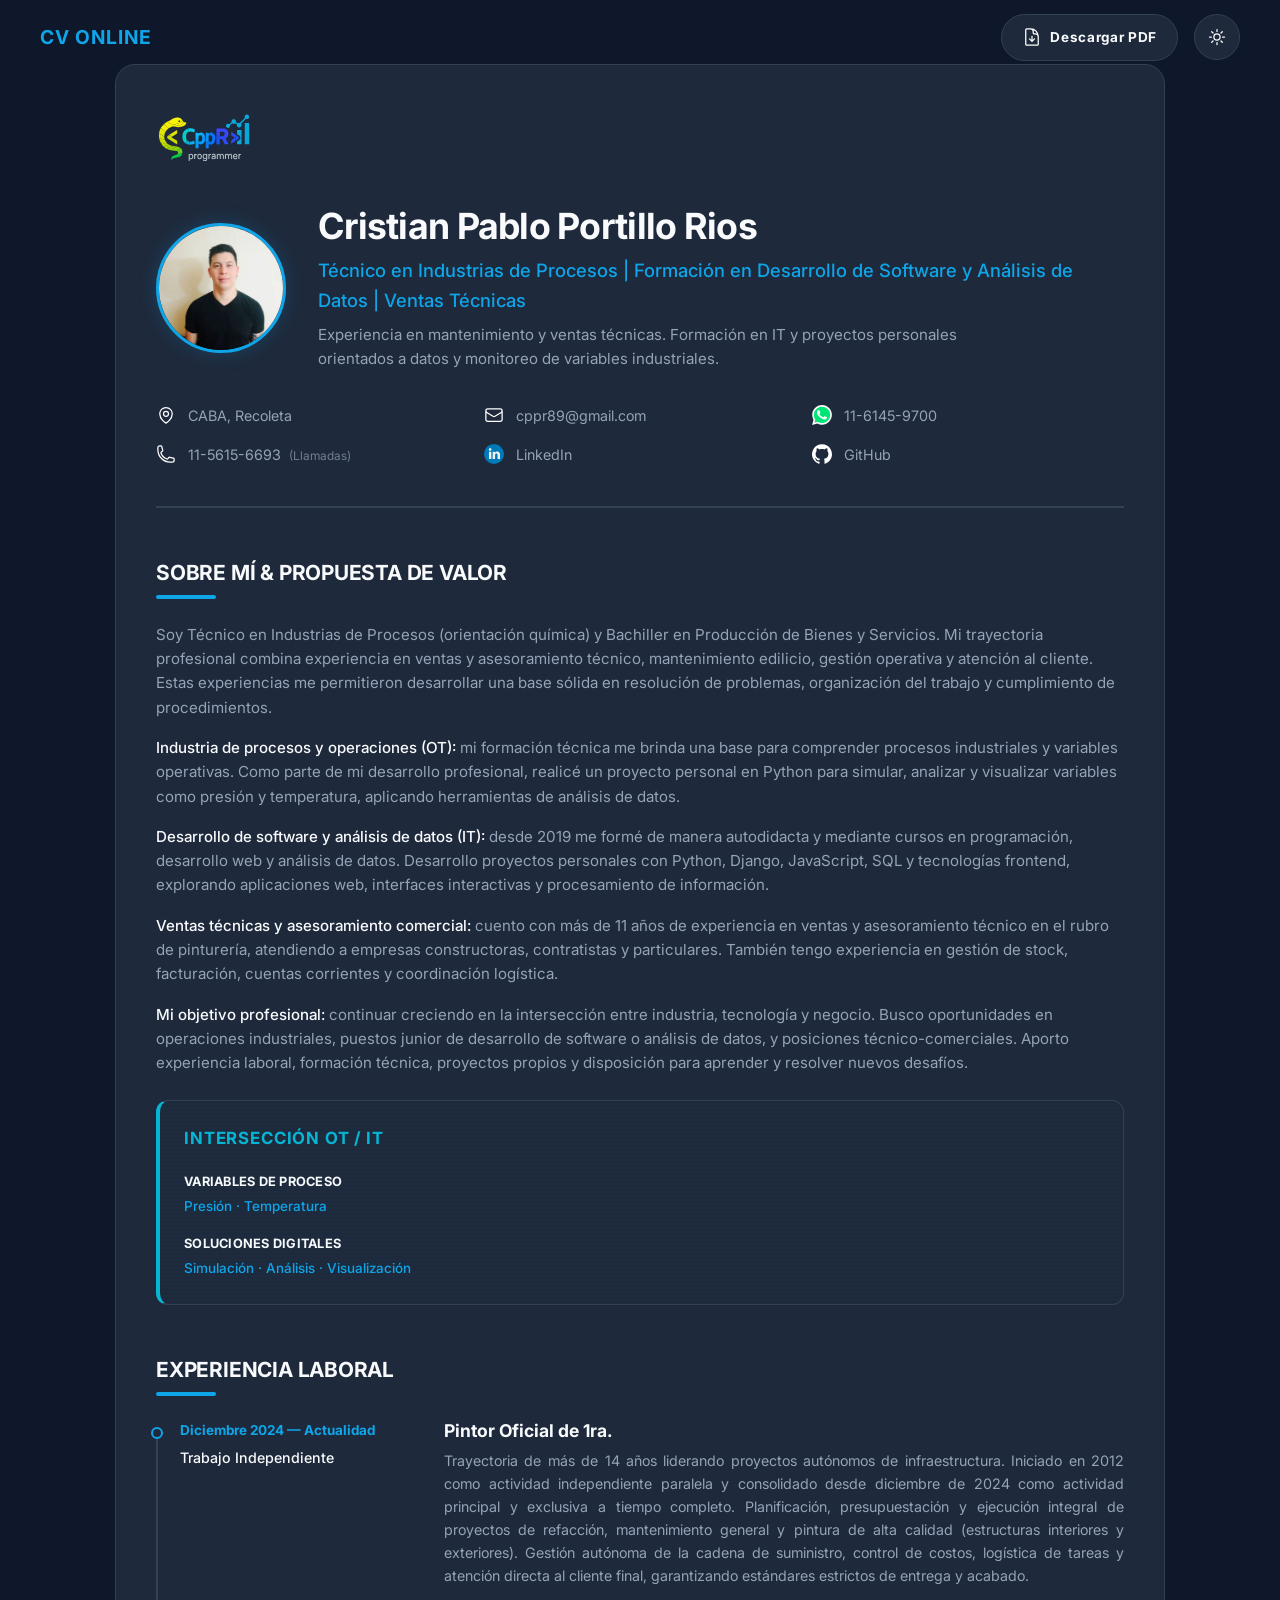
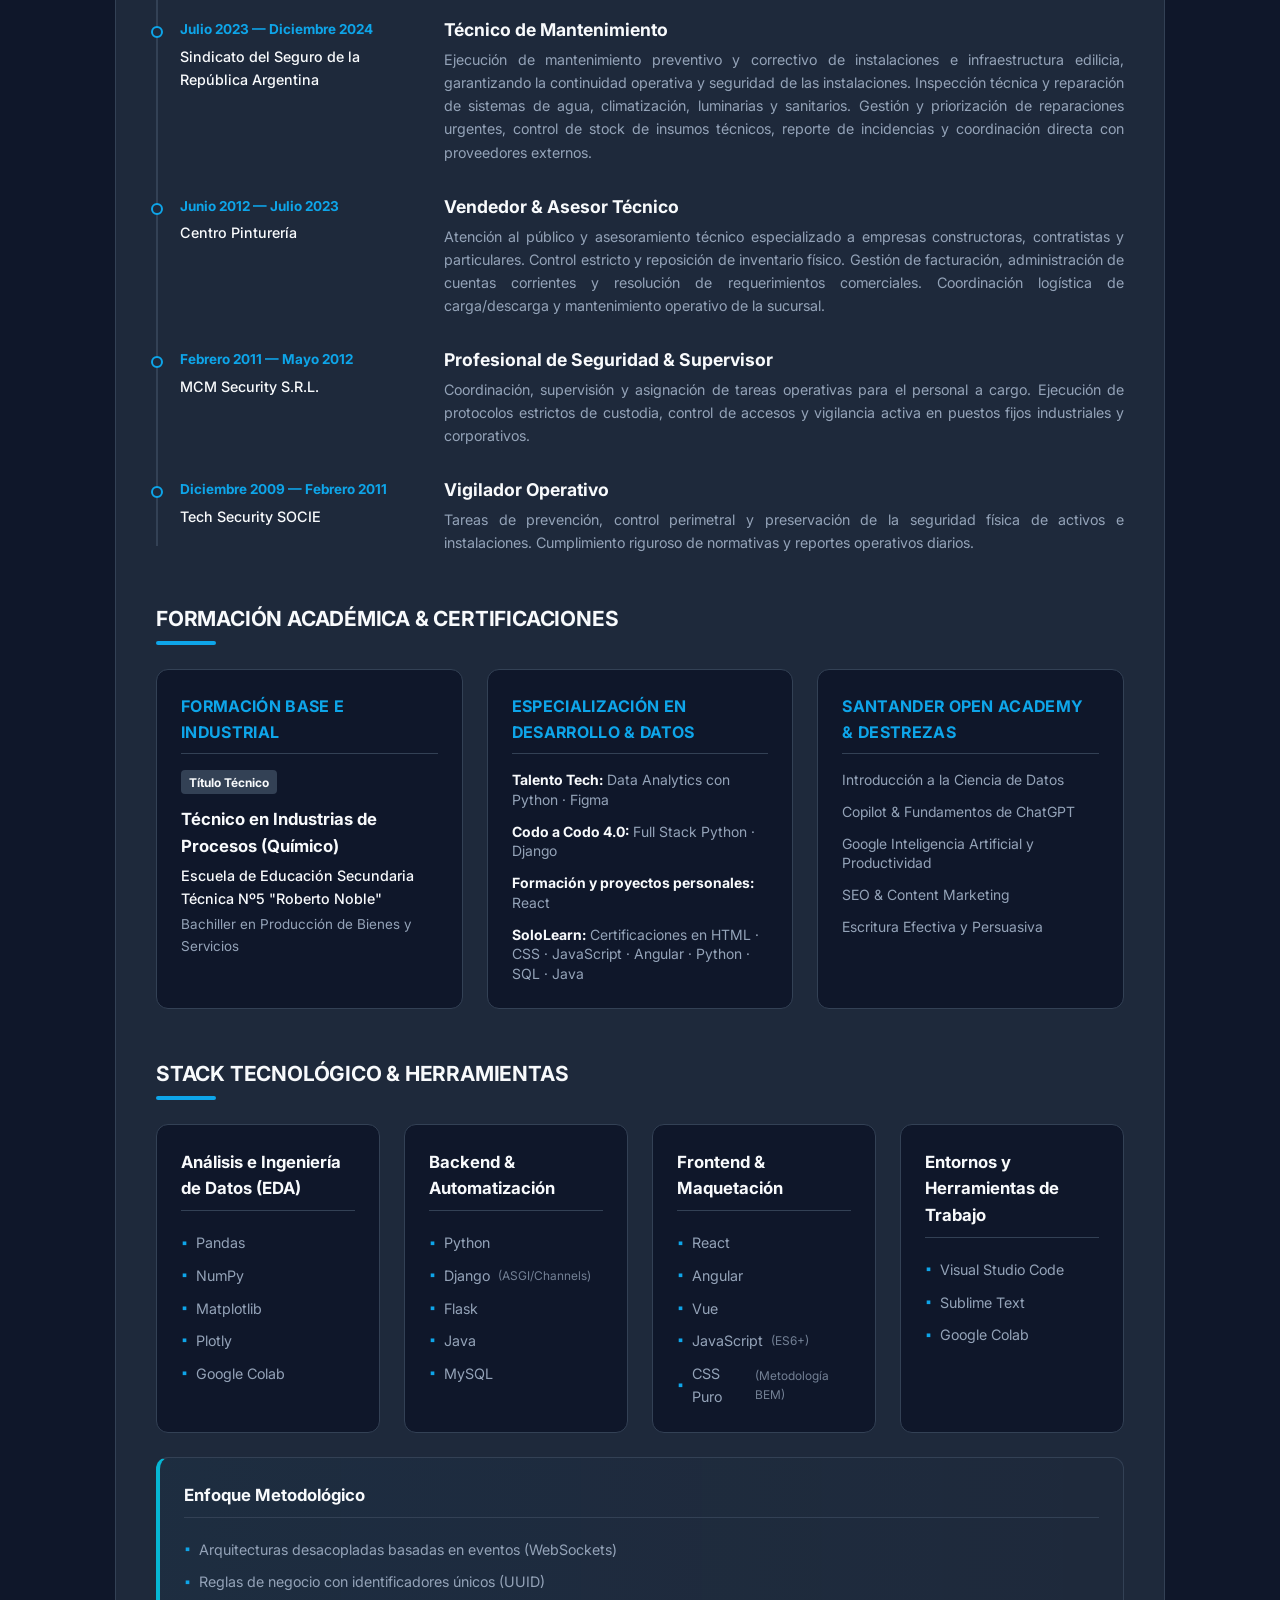
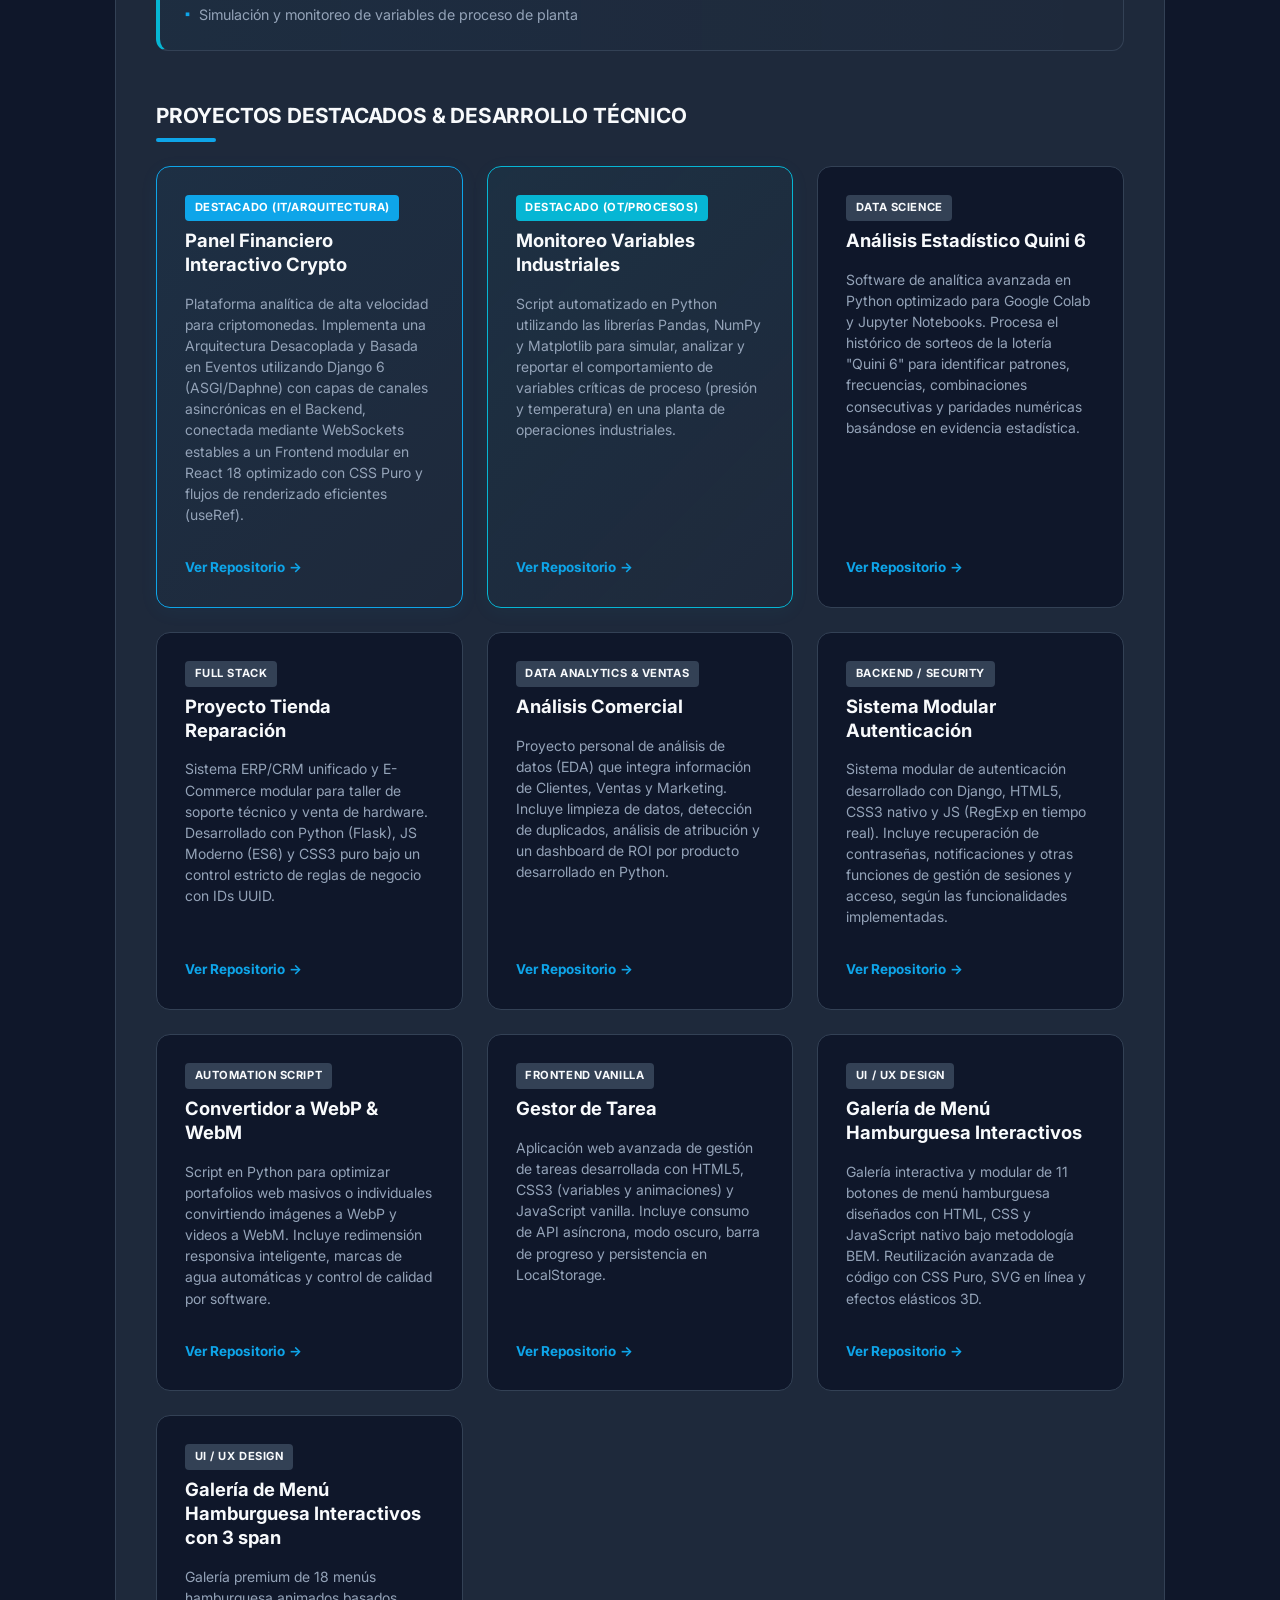
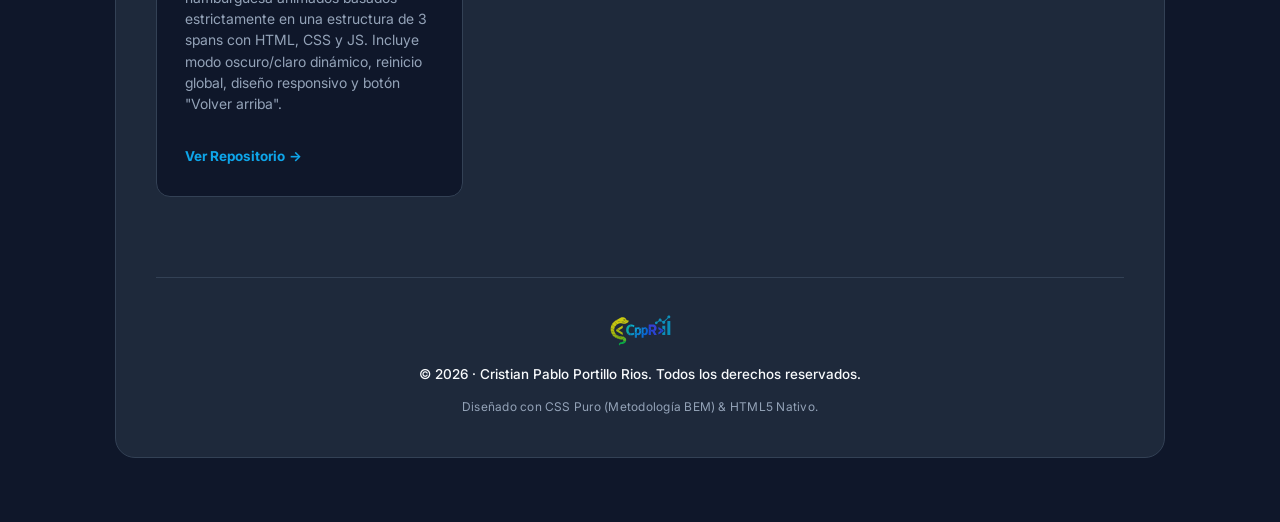
<file: index.html>
<!doctype html>
<html lang="es" data-theme="dark">

<head>
    <meta charset="UTF-8" />
    <meta name="viewport" content="width=device-width, initial-scale=1.0" />
    <!-- SEO PRINCIPAL -->
    <title>Cristian Portillo | CV Profesional · Industria, IT y Ventas</title>

    <meta name="description"
        content="CV y portfolio de Cristian Portillo: formación técnica industrial, experiencia en ventas y mantenimiento, y proyectos de desarrollo de software y análisis de datos." />

    <meta name="author" content="Cristian Pablo Portillo Rios" />
    <meta name="robots" content="index, follow" />

    <link rel="canonical" href="https://cppr-repo.github.io/CV-Online-CppR/" />

    <!-- OPEN GRAPH: WhatsApp, Facebook, LinkedIn -->
    <meta property="og:locale" content="es_AR" />
    <meta property="og:type" content="profile" />
    <meta property="og:site_name" content="CV Online | Cristian Portillo" />

    <meta property="og:title" content="Cristian Portillo | Industria, Tecnología y Ventas Técnicas" />

    <meta property="og:description"
        content="Técnico en Industrias de Procesos, con experiencia en ventas y mantenimiento. Formación en desarrollo de software y análisis de datos, con proyectos propios en IT y procesos industriales." />

    <meta property="og:url" content="https://cppr-repo.github.io/CV-Online-CppR/" />

    <meta property="og:image" content="https://cppr-repo.github.io/CV-Online-CppR/assets/img/og-image.jpg" />

    <meta property="og:image:secure_url" content="https://cppr-repo.github.io/CV-Online-CppR/assets/img/og-image.jpg" />

    <meta property="og:image:type" content="image/jpeg" />
    <meta property="og:image:width" content="1200" />
    <meta property="og:image:height" content="630" />

    <meta property="og:image:alt"
        content="Cristian Portillo — CV profesional, formación técnica industrial, tecnología y ventas técnicas" />

    <meta property="profile:first_name" content="Cristian Pablo" />
    <meta property="profile:last_name" content="Portillo Rios" />

    <!-- TWITTER / X -->
    <meta name="twitter:card" content="summary_large_image" />

    <meta name="twitter:title" content="Cristian Portillo | CV Profesional" />

    <meta name="twitter:description"
        content="Industria de procesos, desarrollo de software, análisis de datos y ventas técnicas. Conocé mi experiencia y mis proyectos." />

    <meta name="twitter:image" content="https://cppr-repo.github.io/CV-Online-CppR/assets/img/og-image.jpg" />

    <meta name="twitter:image:alt" content="Portfolio profesional de Cristian Portillo" />

    <!-- Favicons organizados en su carpeta -->
    <link rel="apple-touch-icon" sizes="180x180" href="favicons/apple-touch-icon.png" />
    <link rel="icon" type="image/png" sizes="32x32" href="favicons/favicon-32x32.png" />
    <link rel="icon" type="image/png" sizes="16x16" href="favicons/favicon-16x16.png" />
    <link rel="manifest" href="favicons/site.webmanifest" />
    <link rel="shortcut icon" href="favicons/favicon.ico" />

    <!-- Estilos Principales -->
    <link rel="stylesheet" href="css/styles.css" />

    <!-- Estilos Exclusivos para Exportación a PDF / Impresión -->
    <link rel="stylesheet" href="css/print.css" media="print" />

    <!-- DATOS ESTRUCTURADOS: PERSONA -->
    <script type="application/ld+json">
        {
            "@context": "https://schema.org",
            "@type": "Person",
            "name": "Cristian Pablo Portillo Rios",
            "url": "https://cppr-repo.github.io/CV-Online-CppR/",
            "image": "https://cppr-repo.github.io/CV-Online-CppR/assets/img/og-image.jpg",
            "description": "Técnico en Industrias de Procesos, con experiencia en ventas técnicas y mantenimiento, y formación en desarrollo de software y análisis de datos.",
            "sameAs": [
                "https://linkedin.com/in/C-p-p-R",
                "https://github.com/CppR-Repo"
            ],
            "knowsAbout": [
                "Industrias de procesos",
                "Mantenimiento",
                "Ventas técnicas",
                "Python",
                "Desarrollo web",
                "Análisis de datos",
                "Django",
                "JavaScript",
                "SQL"
            ]
        }
    </script>
</head>

<body>
    <!-- Barra de Controles Globales -->
    <nav class="global-controls" aria-label="Navegación y controles superiores">
        <div class="global-controls__brand">
            <span class="global-controls__title">CV Online</span>
        </div>

        <div class="global-controls__actions">
            <!-- Botón de Descarga PDF -->
            <a href="assets/cv/cv-cristian-portillo.pdf" download="CV_Cristian_Portillo.pdf" class="btn-control"
                id="download-pdf" title="Descargar CV en PDF">
                <img src="icons/descarga.svg" alt="Icono Descargar" class="icon-btn icon--black" />
                <span class="btn-text">Descargar PDF</span>
            </a>

            <!-- Botón de Cambio de Tema -->
            <button class="btn-control" id="theme-toggle" title="Cambiar tema visual" aria-live="polite">
                <img src="icons/theme-light.svg" alt="Icono Modo Claro" class="icon-btn icon--black" id="theme-icon" />
            </button>
        </div>
    </nav>

    <!-- Contenedor general del CV -->
    <main class="cv-container">
        <!-- Cabecera Principal del CV -->
        <header class="header">
            <div class="header__brand">
                <img src="icons/CppR-Programmer.svg" alt="Logo CppR-Programmer" class="header__logo-img" />
            </div>

            <div class="header__profile-container">
                <!-- Tu Foto de Perfil -->
                <div class="header__avatar-wrapper">
                    <img src="assets/img/perfil.webp" alt="Foto de perfil de Cristian Pablo Portillo Rios"
                        class="header__avatar" />
                </div>

                <div class="header__identity">
                    <!-- Información de Identidad -->
                    <h1 class="header__name">Cristian Pablo Portillo Rios</h1>
                    <p class="header__title">
                        Técnico en Industrias de Procesos | Formación en Desarrollo de
                        Software y Análisis de Datos | Ventas Técnicas
                    </p>
                    <p class="header__tagline">
                        Experiencia en mantenimiento y ventas técnicas. Formación en IT y
                        proyectos personales orientados a datos y monitoreo de variables
                        industriales.
                    </p>
                </div>
            </div>

            <!-- Bloque de Contacto y Enlaces -->
            <address class="contact">
                <ul class="contact__list">
                    <!-- Ubicación -->
                    <li class="contact__item">
                        <img src="icons/map-pin.svg" alt="" class="contact__icon icon--black" aria-hidden="true" />
                        <span class="contact__text">CABA, Recoleta</span>
                    </li>
                    <!-- Correo -->
                    <li class="contact__item">
                        <a href="mailto:cppr89@gmail.com" class="contact__link" title="Enviar un correo electrónico">
                            <img src="icons/mail.svg" alt="" class="contact__icon icon--black" aria-hidden="true" />
                            <span class="contact__text">cppr89@gmail.com</span>
                        </a>
                    </li>
                    <!-- WhatsApp (Principal) -->
                    <li class="contact__item">
                        <a href="https://wa.me/541161459700" target="_blank" rel="noopener noreferrer"
                            class="contact__link" title="Contactar por WhatsApp">
                            <img src="icons/whatsapp.svg" alt="" class="contact__icon icon--native"
                                aria-hidden="true" />
                            <span class="contact__text">11-6145-9700 </span>
                        </a>
                    </li>
                    <!-- Teléfono (Llamadas alternativo) -->
                    <li class="contact__item">
                        <a href="tel:+5491156156693" class="contact__link" title="Llamar al teléfono alternativo">
                            <img src="icons/phone.svg" alt="" class="contact__icon icon--black" aria-hidden="true" />
                            <span class="contact__text">11-5615-6693 <small>(Llamadas)</small></span>
                        </a>
                    </li>
                    <!-- LinkedIn -->
                    <li class="contact__item">
                        <a href="https://linkedin.com/in/C-p-p-R" target="_blank" rel="noopener noreferrer"
                            class="contact__link link__print" title="Perfil de LinkedIn">
                            <img src="icons/linkedin.svg" alt="" class="contact__icon icon--native"
                                aria-hidden="true" />
                            <span class="contact__text no-print">LinkedIn</span>
                        </a>
                    </li>
                    <!-- GitHub -->
                    <li class="contact__item">
                        <a href="https://github.com/CppR-Repo" target="_blank" rel="noopener noreferrer"
                            class="contact__link link__print" title="Repositorio de GitHub">
                            <img src="icons/github.svg" alt="" class="contact__icon icon--black" aria-hidden="true" />
                            <span class="contact__text no-print">GitHub</span>
                        </a>
                    </li>
                </ul>
            </address>
        </header>

        <!-- Sección: Sobre Mí / Propuesta de Valor -->
        <section class="section section--about" aria-labelledby="about-heading">
            <div class="section__header">
                <h2 id="about-heading" class="section__title">
                    Sobre Mí &amp; Propuesta de Valor
                </h2>
                <div class="section__indicator"></div>
            </div>

            <div class="about-card__content">
                <p class="about-card__text">
                    Soy Técnico en Industrias de Procesos (orientación química) y
                    Bachiller en Producción de Bienes y Servicios. Mi trayectoria
                    profesional combina experiencia en ventas y asesoramiento técnico,
                    mantenimiento edilicio, gestión operativa y atención al cliente.
                    Estas experiencias me permitieron desarrollar una base sólida en
                    resolución de problemas, organización del trabajo y cumplimiento de
                    procedimientos.
                </p>
                <p class="about-card__text">
                    <strong>Industria de procesos y operaciones (OT):</strong> mi
                    formación técnica me brinda una base para comprender procesos
                    industriales y variables operativas. Como parte de mi desarrollo
                    profesional, realicé un proyecto personal en Python para simular,
                    analizar y visualizar variables como presión y temperatura,
                    aplicando herramientas de análisis de datos.
                </p>
                <p class="about-card__text">
                    <strong>Desarrollo de software y análisis de datos (IT):</strong>
                    desde 2019 me formé de manera autodidacta y mediante cursos en
                    programación, desarrollo web y análisis de datos. Desarrollo
                    proyectos personales con Python, Django, JavaScript, SQL y
                    tecnologías frontend, explorando aplicaciones web, interfaces
                    interactivas y procesamiento de información.
                </p>
                <p class="about-card__text">
                    <strong>Ventas técnicas y asesoramiento comercial:</strong>
                    cuento con más de 11 años de experiencia en ventas y asesoramiento
                    técnico en el rubro de pinturería, atendiendo a empresas
                    constructoras, contratistas y particulares. También tengo
                    experiencia en gestión de stock, facturación, cuentas corrientes y
                    coordinación logística.
                </p>
                <p class="about-card__text">
                    <strong>Mi objetivo profesional:</strong> continuar creciendo en la
                    intersección entre industria, tecnología y negocio. Busco
                    oportunidades en operaciones industriales, puestos junior de
                    desarrollo de software o análisis de datos, y posiciones
                    técnico-comerciales. Aporto experiencia laboral, formación técnica,
                    proyectos propios y disposición para aprender y resolver nuevos
                    desafíos.
                </p>
            </div>

            <!-- Banner Visual de Intersección Industrial/IT -->
            <div class="about-card__badge">
                <h3 class="about-card__badge-title">Intersección OT / IT</h3>
                <ul class="about-card__variables">
                    <li class="about-card__variable-item">
                        <span class="about-card__variable-name">
                            Variables de proceso
                        </span>
                        <span class="about-card__variable-tags">
                            Presión · Temperatura
                        </span>
                    </li>
                    <li class="about-card__variable-item">
                        <span class="about-card__variable-name">
                            Soluciones digitales
                        </span>
                        <span class="about-card__variable-tags">
                            Simulación · Análisis · Visualización
                        </span>
                    </li>
                </ul>
            </div>
        </section>

        <!-- Sección: Experiencia Laboral -->
        <section class="section section--experience" aria-labelledby="experience-heading">
            <div class="section__header">
                <h2 id="experience-heading" class="section__title">
                    Experiencia Laboral
                </h2>
                <div class="section__indicator"></div>
            </div>

            <div class="timeline">
                <!-- Rol 1: Pintor Oficial -->
                <article class="timeline-item">
                    <div class="timeline-item__meta">
                        <span class="timeline-item__date">Diciembre 2024 — Actualidad</span>
                        <span class="timeline-item__company">Trabajo Independiente</span>
                    </div>
                    <div class="timeline-item__content">
                        <h3 class="timeline-item__role">Pintor Oficial de 1ra.</h3>
                        <p class="timeline-item__description">
                            Trayectoria de más de 14 años liderando proyectos autónomos de
                            infraestructura. Iniciado en 2012 como actividad independiente
                            paralela y consolidado desde diciembre de 2024 como actividad
                            principal y exclusiva a tiempo completo. Planificación,
                            presupuestación y ejecución integral de proyectos de refacción,
                            mantenimiento general y pintura de alta calidad (estructuras
                            interiores y exteriores). Gestión autónoma de la cadena de
                            suministro, control de costos, logística de tareas y atención
                            directa al cliente final, garantizando estándares estrictos de
                            entrega y acabado.
                        </p>
                    </div>
                </article>

                <!-- Rol 2: Mantenimiento -->
                <article class="timeline-item">
                    <div class="timeline-item__meta">
                        <span class="timeline-item__date">Julio 2023 — Diciembre 2024</span>
                        <span class="timeline-item__company">Sindicato del Seguro de la República Argentina</span>
                    </div>
                    <div class="timeline-item__content">
                        <h3 class="timeline-item__role">Técnico de Mantenimiento</h3>
                        <p class="timeline-item__description">
                            Ejecución de mantenimiento preventivo y correctivo de
                            instalaciones e infraestructura edilicia, garantizando la
                            continuidad operativa y seguridad de las instalaciones.
                            Inspección técnica y reparación de sistemas de agua,
                            climatización, luminarias y sanitarios. Gestión y priorización
                            de reparaciones urgentes, control de stock de insumos técnicos,
                            reporte de incidencias y coordinación directa con proveedores
                            externos.
                        </p>
                    </div>
                </article>

                <!-- Rol 3: Vendedor en Pinturería -->
                <article class="timeline-item">
                    <div class="timeline-item__meta">
                        <span class="timeline-item__date">Junio 2012 — Julio 2023</span>
                        <span class="timeline-item__company">Centro Pinturería</span>
                    </div>
                    <div class="timeline-item__content">
                        <h3 class="timeline-item__role">Vendedor &amp; Asesor Técnico</h3>
                        <p class="timeline-item__description">
                            Atención al público y asesoramiento técnico especializado a
                            empresas constructoras, contratistas y particulares. Control
                            estricto y reposición de inventario físico. Gestión de
                            facturación, administración de cuentas corrientes y resolución
                            de requerimientos comerciales. Coordinación logística de
                            carga/descarga y mantenimiento operativo de la sucursal.
                        </p>
                    </div>
                </article>

                <!-- Rol 4: Seguridad MCM -->
                <article class="timeline-item">
                    <div class="timeline-item__meta">
                        <span class="timeline-item__date">Febrero 2011 — Mayo 2012</span>
                        <span class="timeline-item__company">MCM Security S.R.L.</span>
                    </div>
                    <div class="timeline-item__content">
                        <h3 class="timeline-item__role">
                            Profesional de Seguridad &amp; Supervisor
                        </h3>
                        <p class="timeline-item__description">
                            Coordinación, supervisión y asignación de tareas operativas para
                            el personal a cargo. Ejecución de protocolos estrictos de
                            custodia, control de accesos y vigilancia activa en puestos
                            fijos industriales y corporativos.
                        </p>
                    </div>
                </article>

                <!-- Rol 5: Vigilador Tech Security -->
                <article class="timeline-item">
                    <div class="timeline-item__meta">
                        <span class="timeline-item__date">Diciembre 2009 — Febrero 2011</span>
                        <span class="timeline-item__company">Tech Security SOCIE</span>
                    </div>
                    <div class="timeline-item__content">
                        <h3 class="timeline-item__role">Vigilador Operativo</h3>
                        <p class="timeline-item__description">
                            Tareas de prevención, control perimetral y preservación de la
                            seguridad física de activos e instalaciones. Cumplimiento
                            riguroso de normativas y reportes operativos diarios.
                        </p>
                    </div>
                </article>
            </div>
        </section>

        <!-- Sección: Formación Académica & Certificaciones -->
        <section class="section section--education" aria-labelledby="education-heading">
            <div class="section__header">
                <h2 id="education-heading" class="section__title">
                    Formación Académica &amp; Certificaciones
                </h2>
                <div class="section__indicator"></div>
            </div>

            <div class="education-grid">
                <!-- Bloque 1: Educación Formal -->
                <div class="education-card">
                    <h3 class="education-card__category">
                        Formación Base e Industrial
                    </h3>
                    <div class="education-card__item">
                        <span class="education-card__date">Título Técnico</span>
                        <h4 class="education-card__title">
                            Técnico en Industrias de Procesos (Químico)
                        </h4>
                        <p class="education-card__institution">
                            Escuela de Educación Secundaria Técnica Nº5 "Roberto Noble"
                        </p>
                        <p class="education-card__meta">
                            Bachiller en Producción de Bienes y Servicios
                        </p>
                    </div>
                </div>

                <!-- Bloque 2: Academias IT Especializadas -->
                <div class="education-card">
                    <h3 class="education-card__category">
                        Especialización en Desarrollo &amp; Datos
                    </h3>
                    <ul class="education-card__list">
                        <li class="education-card__list-item">
                            <strong>Talento Tech:</strong> Data Analytics con Python · Figma
                        </li>
                        <li class="education-card__list-item">
                            <strong>Codo a Codo 4.0:</strong> Full Stack Python · Django
                        </li>
                        <li class="education-card__list-item">
                            <strong>Formación y proyectos personales:</strong> React
                        </li>
                        <li class="education-card__list-item">
                            <strong>SoloLearn:</strong> Certificaciones en HTML · CSS ·
                            JavaScript · Angular · Python · SQL · Java
                        </li>
                    </ul>
                </div>

                <!-- Bloque 3: Formación Ejecutiva y Productividad -->
                <div class="education-card">
                    <h3 class="education-card__category">
                        Santander Open Academy &amp; Destrezas
                    </h3>
                    <ul class="education-card__list">
                        <li class="education-card__list-item">
                            Introducción a la Ciencia de Datos
                        </li>
                        <li class="education-card__list-item">
                            Copilot &amp; Fundamentos de ChatGPT
                        </li>
                        <li class="education-card__list-item">
                            Google Inteligencia Artificial y Productividad
                        </li>
                        <li class="education-card__list-item">
                            SEO &amp; Content Marketing
                        </li>
                        <li class="education-card__list-item">
                            Escritura Efectiva y Persuasiva
                        </li>
                    </ul>
                </div>
            </div>
        </section>

        <!-- Sección: Stack Tecnológico & Herramientas -->
        <section class="section section--skills" aria-labelledby="skills-heading">
            <div class="section__header">
                <h2 id="skills-heading" class="section__title">
                    Stack Tecnológico &amp; Herramientas
                </h2>
                <div class="section__indicator"></div>
            </div>

            <div class="skills-grid">
                <!-- Bloque 1: Análisis e Ingeniería de Datos -->
                <div class="skills-card">
                    <h3 class="skills-card__title">
                        Análisis e Ingeniería de Datos (EDA)
                    </h3>
                    <ul class="skills-card__list">
                        <li class="skills-card__item">Pandas</li>
                        <li class="skills-card__item">NumPy</li>
                        <li class="skills-card__item">Matplotlib</li>
                        <li class="skills-card__item">Plotly</li>
                        <li class="skills-card__item">Google Colab</li>
                    </ul>
                </div>

                <!-- Bloque 2: Backend & Automatización -->
                <div class="skills-card">
                    <h3 class="skills-card__title">Backend &amp; Automatización</h3>
                    <ul class="skills-card__list">
                        <li class="skills-card__item">Python</li>
                        <li class="skills-card__item">
                            Django <small>(ASGI/Channels)</small>
                        </li>
                        <li class="skills-card__item">Flask</li>
                        <li class="skills-card__item">Java</li>
                        <li class="skills-card__item">MySQL</li>
                    </ul>
                </div>

                <!-- Bloque 3: Frontend & Maquetación -->
                <div class="skills-card">
                    <h3 class="skills-card__title">Frontend &amp; Maquetación</h3>
                    <ul class="skills-card__list">
                        <li class="skills-card__item">React</li>
                        <li class="skills-card__item">Angular</li>
                        <li class="skills-card__item">Vue</li>
                        <li class="skills-card__item">
                            JavaScript <small>(ES6+)</small>
                        </li>
                        <li class="skills-card__item">
                            CSS Puro <small>(Metodología BEM)</small>
                        </li>
                    </ul>
                </div>

                <!-- Bloque 4: Entornos de Trabajo y Herramientas -->
                <div class="skills-card">
                    <h3 class="skills-card__title">
                        Entornos y Herramientas de Trabajo
                    </h3>
                    <ul class="skills-card__list">
                        <li class="skills-card__item">Visual Studio Code</li>
                        <li class="skills-card__item">Sublime Text</li>
                        <li class="skills-card__item">Google Colab</li>
                    </ul>
                </div>
            </div>

            <!-- Bloque 5: Enfoque Metodológico -->
            <div class="skills-card skills-card--highlight">
                <h3 class="skills-card__title">Enfoque Metodológico</h3>
                <ul class="skills-card__list">
                    <li class="skills-card__item">
                        Arquitecturas desacopladas basadas en eventos (WebSockets)
                    </li>
                    <li class="skills-card__item">
                        Reglas de negocio con identificadores únicos (UUID)
                    </li>
                    <li class="skills-card__item">
                        Simulación y monitoreo de variables de proceso de planta
                    </li>
                </ul>
            </div>
        </section>

        <!-- Sección: Proyectos Destacados -->
        <section class="section section--projects" aria-labelledby="projects-heading">
            <div class="section__header">
                <h2 id="projects-heading" class="section__title">
                    Proyectos Destacados &amp; Desarrollo Técnico
                </h2>
                <div class="section__indicator"></div>
            </div>

            <div class="projects-grid">
                <!-- Proyecto 1: Panel Financiero Crypto -->
                <div class="project-card project-card--highlight">
                    <div class="project-card__header">
                        <span class="project-card__tag">Destacado (IT/Arquitectura)</span>
                        <h3 class="project-card__title">
                            Panel Financiero Interactivo Crypto
                        </h3>
                    </div>
                    <p class="project-card__description">
                        Plataforma analítica de alta velocidad para criptomonedas.
                        Implementa una Arquitectura Desacoplada y Basada en Eventos
                        utilizando Django 6 (ASGI/Daphne) con capas de canales
                        asincrónicas en el Backend, conectada mediante WebSockets estables
                        a un Frontend modular en React 18 optimizado con CSS Puro y flujos
                        de renderizado eficientes (useRef).
                    </p>
                    <a href="https://github.com/CppR-Repo/Panel_Financiero_Interactivo_Crypto" target="_blank"
                        rel="noopener noreferrer" class="project-card__link">
                        Ver Repositorio <span aria-hidden="true">&rarr;</span>
                    </a>
                </div>

                <!-- Proyecto 2: Monitoreo Variables Industriales -->
                <div class="project-card project-card--highlight-ind">
                    <div class="project-card__header">
                        <span class="project-card__tag project-card__tag--ind">Destacado (OT/Procesos)</span>
                        <h3 class="project-card__title">
                            Monitoreo Variables Industriales
                        </h3>
                    </div>
                    <p class="project-card__description">
                        Script automatizado en Python utilizando las librerías Pandas,
                        NumPy y Matplotlib para simular, analizar y reportar el
                        comportamiento de variables críticas de proceso (presión y
                        temperatura) en una planta de operaciones industriales.
                    </p>
                    <a href="https://github.com/CppR-Repo/Monitoreo-Variables-Industriales" target="_blank"
                        rel="noopener noreferrer" class="project-card__link">
                        Ver Repositorio <span aria-hidden="true">&rarr;</span>
                    </a>
                </div>

                <!-- Proyecto 3: Analisis Estadístico Quini 6 -->
                <div class="project-card">
                    <div class="project-card__header">
                        <span class="project-card__tag">Data Science</span>
                        <h3 class="project-card__title">Análisis Estadístico Quini 6</h3>
                    </div>
                    <p class="project-card__description">
                        Software de analítica avanzada en Python optimizado para Google
                        Colab y Jupyter Notebooks. Procesa el histórico de sorteos de la
                        lotería "Quini 6" para identificar patrones, frecuencias,
                        combinaciones consecutivas y paridades numéricas basándose en
                        evidencia estadística.
                    </p>
                    <a href="https://github.com/CppR-Repo/Analisis_Estadistico_Quini6" target="_blank"
                        rel="noopener noreferrer" class="project-card__link">
                        Ver Repositorio <span aria-hidden="true">&rarr;</span>
                    </a>
                </div>

                <!-- Proyecto 4: Proyecto Tienda Reparación -->
                <div class="project-card">
                    <div class="project-card__header">
                        <span class="project-card__tag">Full Stack</span>
                        <h3 class="project-card__title">Proyecto Tienda Reparación</h3>
                    </div>
                    <p class="project-card__description">
                        Sistema ERP/CRM unificado y E-Commerce modular para taller de
                        soporte técnico y venta de hardware. Desarrollado con Python
                        (Flask), JS Moderno (ES6) y CSS3 puro bajo un control estricto de
                        reglas de negocio con IDs UUID.
                    </p>
                    <a href="https://github.com/CppR-Repo/Proyecto_Tienda_Reparacion" target="_blank"
                        rel="noopener noreferrer" class="project-card__link">
                        Ver Repositorio <span aria-hidden="true">&rarr;</span>
                    </a>
                </div>

                <!-- Proyecto 5: Analisis Comercial -->
                <div class="project-card">
                    <div class="project-card__header">
                        <span class="project-card__tag">Data Analytics &amp; Ventas</span>
                        <h3 class="project-card__title">Análisis Comercial</h3>
                    </div>
                    <p class="project-card__description">
                        Proyecto personal de análisis de datos (EDA) que integra
                        información de Clientes, Ventas y Marketing. Incluye limpieza de
                        datos, detección de duplicados, análisis de atribución y un
                        dashboard de ROI por producto desarrollado en Python.
                    </p>
                    <a href="https://github.com/CppR-Repo/Analisis_Comercial" target="_blank" rel="noopener noreferrer"
                        class="project-card__link">
                        Ver Repositorio <span aria-hidden="true">&rarr;</span>
                    </a>
                </div>

                <!-- Proyecto 6: Sistema Modular Autenticación -->
                <div class="project-card">
                    <div class="project-card__header">
                        <span class="project-card__tag">Backend / Security</span>
                        <h3 class="project-card__title">Sistema Modular Autenticación</h3>
                    </div>
                    <p class="project-card__description">
                        Sistema modular de autenticación desarrollado con Django, HTML5,
                        CSS3 nativo y JS (RegExp en tiempo real). Incluye recuperación de
                        contraseñas, notificaciones y otras funciones de gestión de
                        sesiones y acceso, según las funcionalidades implementadas.
                    </p>
                    <a href="https://github.com/CppR-Repo/Sistema_Modular_Autenticacion" target="_blank"
                        rel="noopener noreferrer" class="project-card__link">
                        Ver Repositorio <span aria-hidden="true">&rarr;</span>
                    </a>
                </div>

                <!-- Proyecto 7: Convertidor WebP y WebM -->
                <div class="project-card">
                    <div class="project-card__header">
                        <span class="project-card__tag">Automation Script</span>
                        <h3 class="project-card__title">Convertidor a WebP & WebM</h3>
                    </div>
                    <p class="project-card__description">
                        Script en Python para optimizar portafolios web masivos o
                        individuales convirtiendo imágenes a WebP y videos a WebM. Incluye
                        redimensión responsiva inteligente, marcas de agua automáticas y
                        control de calidad por software.
                    </p>
                    <a href="https://github.com/CppR-Repo/Convertidor_a_WebP-y-WebM" target="_blank"
                        rel="noopener noreferrer" class="project-card__link">
                        Ver Repositorio <span aria-hidden="true">&rarr;</span>
                    </a>
                </div>

                <!-- Proyecto 8: Gestor de Tarea -->
                <div class="project-card">
                    <div class="project-card__header">
                        <span class="project-card__tag">Frontend Vanilla</span>
                        <h3 class="project-card__title">Gestor de Tarea</h3>
                    </div>
                    <p class="project-card__description">
                        Aplicación web avanzada de gestión de tareas desarrollada con
                        HTML5, CSS3 (variables y animaciones) y JavaScript vanilla.
                        Incluye consumo de API asíncrona, modo oscuro, barra de progreso y
                        persistencia en LocalStorage.
                    </p>
                    <a href="https://github.com/CppR-Repo/Gestor_de_Tarea" target="_blank" rel="noopener noreferrer"
                        class="project-card__link">
                        Ver Repositorio <span aria-hidden="true">&rarr;</span>
                    </a>
                </div>

                <!-- Proyecto 9: Galeria Menu Hamburguesa 11 -->
                <div class="project-card">
                    <div class="project-card__header">
                        <span class="project-card__tag">UI / UX Design</span>
                        <h3 class="project-card__title">
                            Galería de Menú Hamburguesa Interactivos
                        </h3>
                    </div>
                    <p class="project-card__description">
                        Galería interactiva y modular de 11 botones de menú hamburguesa
                        diseñados con HTML, CSS y JavaScript nativo bajo metodología BEM.
                        Reutilización avanzada de código con CSS Puro, SVG en línea y
                        efectos elásticos 3D.
                    </p>
                    <a href="https://github.com/CppR-Repo/Galeria_Menu_Hamburguesa-Interactivos" target="_blank"
                        rel="noopener noreferrer" class="project-card__link">
                        Ver Repositorio <span aria-hidden="true">&rarr;</span>
                    </a>
                </div>

                <!-- Proyecto 10: Galería Menu Hamburguesa 3 span -->
                <div class="project-card project-card--print-hidden">
                    <div class="project-card__header">
                        <span class="project-card__tag">UI / UX Design</span>
                        <h3 class="project-card__title">
                            Galería de Menú Hamburguesa Interactivos con 3 span
                        </h3>
                    </div>
                    <p class="project-card__description">
                        Galería premium de 18 menús hamburguesa animados basados
                        estrictamente en una estructura de 3 spans con HTML, CSS y JS.
                        Incluye modo oscuro/claro dinámico, reinicio global, diseño
                        responsivo y botón "Volver arriba".
                    </p>
                    <a href="https://github.com/CppR-Repo/Galeria_Menu_Hamburguesa-Interactivos-3span" target="_blank"
                        rel="noopener noreferrer" class="project-card__link link__print">
                        Ver Repositorio <span aria-hidden="true">&rarr;</span>
                    </a>
                </div>
            </div>
        </section>

        <!-- Footer Final del CV -->
        <footer class="footer">
            <div class="footer__content">
                <!-- Tu Logo dedicado para el Footer -->
                <img src="icons/CppR-Programmer-footer.svg" alt="Logo CppR-Programmer Footer"
                    class="footer__logo-img" />
                <p class="footer__text">
                    &copy; <span id="footer-year">2026</span> · Cristian Pablo Portillo
                    Rios. Todos los derechos reservados.
                </p>
                <p class="footer__subtext">
                    Diseñado con CSS Puro (Metodología BEM) &amp; HTML5 Nativo.
                </p>
            </div>
        </footer>
    </main>

    <!-- Script de Interactividad (Separado en su carpeta correspondiente) -->
    <script src="js/main.js"></script>
</body>

</html>
</file>
<file: css/styles.css>
/* Importación de módulos CSS independientes */
@import url('fonts.css');
@import url('reset.css');

/* =========================
    VARIABLES DE TEMA
========================= */
/* Tema Oscuro (Por defecto) */
html[data-theme="dark"] {
    --bg-primary: #0f172a;
    --bg-secondary: #1e293b;
    --bg-accent: #334155;

    --text-primary: #f8fafc;
    --text-secondary: #94a3b8;

    --color-brand: #0ea5e9;
    --color-brand-rgb: 14, 165, 233;
    --color-industry: #06b6d4;
    --color-success: #10b981;

    --shadow-sm: rgba(0, 0, 0, 0.3);
    --shadow-md: rgba(0, 0, 0, 0.5);
}

/* Tema Claro */
html[data-theme="light"] {
    --bg-primary: #f8fafc;
    --bg-secondary: #ffffff;
    --bg-accent: #e2e8f0;

    --text-primary: #0f172a;
    --text-secondary: #475569;

    --color-brand: #0284c7;
    --color-brand-rgb: 2, 132, 199;
    --color-industry: #0891b2;
    --color-success: #059669;

    --shadow-sm: rgba(15, 23, 42, 0.05);
    --shadow-md: rgba(15, 23, 42, 0.1);
}

body {
    background-color: var(--bg-primary);    /* Forzamos a que el body sea blanco puro */
    color: var(--text-primary);
    transition: background-color 0.3s ease, color 0.3s ease;
}

/* Ajuste para que la tarjeta del CV destaque sobre el fondo blanco en modo claro */
html[data-theme="light"] .cv-container {
    background-color: #ffffff;
    box-shadow: 0 10px 30px rgba(0, 0, 0, 0.05);
}

/* ==========================================================================
    1. BARRA DE CONTROL GLOBAL (TEMA Y PDF)
   ========================================================================== */
.global-controls {
    position: fixed;
    top: 0.85rem;
    left: 2.5rem;
    right: 2.5rem;
    height: auto;
    background-color: transparent !important;
    border-bottom: none !important;
    box-shadow: none !important;
    display: flex;
    align-items: center;
    justify-content: space-between;
    z-index: 1000;
    pointer-events: none;    /* Evita bloquear clics fantasmas en la pantalla */
}

.global-controls__title,
.global-controls__actions {
    pointer-events: auto;
}

/* Estilo y transición para el texto "CV Online" */
.global-controls__title {
    font-size: 1.2rem;
    font-weight: 700;
    color: var(--color-brand);
    text-transform: uppercase;
    letter-spacing: 0.05em;
    opacity: 1;
    transform: translateY(0);
    transition: opacity 0.3s cubic-bezier(0.4, 0, 0.2, 1),
        transform 0.3s cubic-bezier(0.4, 0, 0.2, 1);
}

/* Clase dinámica que aplicará JavaScript cuando el usuario haga scroll hacia abajo */
.global-controls__title--hidden {
    opacity: 0;
    transform: translateY(-10px);   /* Sutil efecto de desvanecido hacia arriba */
    pointer-events: none;    /* Evita interacciones cuando no es visible */
}

.global-controls__actions {
    display: flex;
    gap: 1rem;
    align-items: center;
}

.btn-control {
    pointer-events: auto; /* Reactiva los clics en los botones reales */
    display: flex;
    align-items: center;
    justify-content: center;
    gap: 0.5rem;
    padding: 0.75rem;
    background-color: var(--bg-secondary);
    border: 1px solid var(--bg-accent);
    border-radius: 50px; /* Diseño pill moderno y ergonómico */
    color: var(--text-primary);
    text-decoration: none;
    cursor: pointer;
    box-shadow: var(--shadow-md);
    transition: transform 0.2s cubic-bezier(0.4, 0, 0.2, 1),
        background-color 0.3s ease,
        border-color 0.3s ease;
}

/* --- Efecto Hover (Se iluminan con el color de tu marca) --- */
.btn-control:hover .icon-btn {
    /* Filtro calculado para aproximarse a tu color de marca (Celeste tecnológico #0ea5e9) */
    filter: invert(53%) sepia(74%) saturate(2321%) hue-rotate(170deg) brightness(98%) contrast(93%) !important;
}

/* El botón de descarga tiene un padding horizontal extra por el texto */
#download-pdf {
    padding-left: 1.25rem;
    padding-right: 1.25rem;
}

.icon-btn {
    width: 1.25rem;
    height: 1.25rem;
    display: block; /* Filtro adaptativo para que los iconos brillen con el color de marca */
    transition: filter 0.3s ease;
}

.btn-text {
    font-size: 0.85rem;
    font-weight: 700;
    letter-spacing: 0.05em;
}

/* --- Estados Interactivos (Hover y Focus) --- */
.btn-control:hover {
    transform: translateY(-2px);
    background-color: var(--bg-accent);
    border-color: var(--color-brand);
}

.btn-control:focus-visible {
    outline: 3px solid var(--color-brand);
    outline-offset: 2px;
}

.btn-control:active {
    transform: translateY(0);
}


/* --- Adaptación Responsive (Móviles) --- */
@media (max-width: 480px) {
    .global-controls {
        padding: 0 1rem;
        height: 4rem;
    }

    .global-controls__title {
        font-size: 1rem;
    }

    /* En móviles ocultamos el texto 'PDF' para mantenerlo compacto y estético */
    .btn-text {
        display: none;
    }

    .btn-control {
        padding: 0;
        width: 3rem;
        height: 3rem;
        aspect-ratio: 1 / 1;
        border-radius: 50%;
        display: inline-flex;
        align-items: center;
        justify-content: center;
    }

    #download-pdf {
        padding-left: 0;
        padding-right: 0;
    }
}

/* ------ TRATAMIENTO DE ICONOS (.SVG) ADAPTATIVOS ------ */
/* Filtro exclusivo para los iconos que vienen negros por defecto (se vuelven blancos en modo oscuro) */
html[data-theme="dark"] .icon--black {
    filter: invert(100%) sepia(0%) saturate(0%) hue-rotate(0deg) brightness(100%) contrast(100%);
}

/* En modo claro, pasan a un gris oscuro industrial muy sutil */
html[data-theme="light"] .icon--black {
    filter: invert(15%) sepia(15%) saturate(1200%) hue-rotate(180deg) brightness(20%) contrast(90%);
}

/* Iconos de marca con color nativo (LinkedIn, WhatsApp, Logos) */
.icon--native {
    filter: none !important;
    transition: transform 0.2s ease;
}

/* Efecto hover general para los iconos de contacto */
.contact__link:hover .icon--black {
    filter: invert(53%) sepia(74%) saturate(2321%) hue-rotate(170deg) brightness(98%) contrast(93%) !important;
}

.contact__link:hover .icon--native {
    transform: scale(1.1);
}

/* ==========================================================================
    2. CONTENEDOR GENERAL Y ESTRUCTURA DEL CV
   ========================================================================== */
.cv-container {
    max-width: 1050px;
    margin: 4rem auto;
    padding: 2.5rem;
    background-color: var(--bg-secondary);
    border: 1px solid var(--bg-accent);
    border-radius: 20px;
    box-shadow: var(--shadow-md);
    display: flex;
    flex-direction: column;
    gap: 3rem;
    transition: background-color 0.3s ease, border-color 0.3s ease;
}

/* ==========================================================================
    3. CABECERA PRINCIPAL DEL CV (HEADER)
   ========================================================================== */
.header {
    display: flex;
    flex-direction: column;
    gap: 2rem;
    border-bottom: 2px solid var(--bg-accent);
    padding-bottom: 2.5rem;
}

/* Logo de marca superior */
.header__brand {
    display: flex;
    align-items: center;
}

.header__logo-img {
    height: 68px;
    width: auto;
    display: block;
}

/* Bloque contenedor de avatar e identidad */
.header__profile-container {
    display: flex;
    align-items: center;
    gap: 2rem;
}

/* Envoltura y efecto de la foto de perfil */
.header__avatar-wrapper {
    flex-shrink: 0;
    width: 130px;
    height: 130px;
    border-radius: 50%;
    overflow: hidden;
    border: 3px solid var(--color-brand);
    box-shadow: 0 0 20px rgba(var(--color-brand-rgb), 0.2);
    background-color: var(--bg-primary);
}

.header__avatar {
    width: 100%;
    height: 100%;
    object-fit: cover;
    display: block;
}

/* Textos de identidad profesional */
.header__identity {
    display: flex;
    flex-direction: column;
    gap: 0.5rem;
    min-width: 0;
}

.header__name {
    font-size: 2.25rem;
    font-weight: 700;
    letter-spacing: -0.02em;
    line-height: 1.2;
    color: var(--text-primary);
}

.header__title {
    font-size: 1.15rem;
    font-weight: 500;
    color: var(--color-brand);
    overflow-wrap: anywhere;
}

.header__tagline {
    font-size: 0.95rem;
    color: var(--text-secondary);
    max-width: 650px;
}

/* ------ COMPONENTE DE DIRECCIÓN Y CONTACTO (BEM) ------ */
.contact {
    font-style: normal;
    /* Quita el itálica por defecto de <address> */
}

.contact__list {
    display: grid;
    grid-template-columns: repeat(auto-fit, minmax(240px, 1fr));
    gap: 1rem;
    list-style: none;
}

.contact__item {
    display: flex;
    align-items: center;
    gap: 0.75rem;
    font-size: 0.9rem;
    color: var(--text-secondary);
}

.contact__link {
    display: flex;
    align-items: center;
    gap: 0.75rem;
    color: var(--text-secondary);
    text-decoration: none;
    transition: color 0.2s ease;
}

.contact__link:hover {
    color: var(--color-brand);
}

.contact__icon {
    width: 1.25rem;
    height: 1.25rem;
    flex-shrink: 0;
    display: block;
}

.contact__text small {
    font-size: 0.75rem;
    opacity: 0.7;
    margin-left: 0.25rem;
}

/* ===========================
    ADAPTACIÓN RESPONSIVE DEL HEADER
   ========================== */
@media (max-width: 768px) {
    .cv-container {
        margin: 1.5rem 1rem;
        padding: 1.5rem;
        gap: 2rem;
    }

    .header__profile-container {
        flex-direction: column;
        align-items: flex-start;
        gap: 1.5rem;
    }

    .header__avatar-wrapper {
        width: 100px;
        height: 100px;
    }

    .header__name {
        font-size: 1.75rem;
    }

    .contact__list {
        grid-template-columns: 1fr;
        /* Una sola columna en celulares para mejor lectura */
        gap: 0.85rem;
    }
}

/* =============================
    ESTILOS GENERALES PARA LAS SECCIONES
   ============================ */
.section {
    display: flex;
    flex-direction: column;
    gap: 1.5rem;
}

.section__header {
    display: flex;
    flex-direction: column;
    gap: 0.35rem;
}

.section__title {
    font-size: 1.3rem;
    font-weight: 700;
    letter-spacing: -0.01em;
    color: var(--text-primary);
    text-transform: uppercase;
}

/* Línea indicadora debajo del título de sección */
.section__indicator {
    width: 60px;
    height: 4px;
    background-color: var(--color-brand);
    border-radius: 2px;
}

/* ==========================================================================
    4. SECCIÓN: SOBRE MÍ (ABOUT CARD)
   ========================================================================== */
.about-card {
    display: grid;
    grid-template-columns: 1.6fr 1fr;    /* Diseño partido asimétrico */
    gap: 2rem;
    background-color: var(--bg-primary);
    border: 1px solid var(--bg-accent);
    border-radius: 14px;
    padding: 2rem;
    align-items: center;
    transition: transform 0.2s ease, border-color 0.3s ease;
}

.about-card:hover {
    border-color: rgba(var(--color-brand-rgb), 0.4);
}

.about-card__content {
    display: flex;
    flex-direction: column;
    gap: 1rem;
}

.about-card__text {
    font-size: 0.95rem;
    color: var(--text-secondary);
    line-height: 1.6;
}

.about-card__text strong {
    color: var(--text-primary);
    font-weight: 500;
}

/* Bloque destacado lateral (Badge industrial de variables) */
.about-card__badge {
    position: relative;
    background-color: var(--bg-secondary);
    border-top: 1px solid var(--bg-accent);
    border-right: 1px solid var(--bg-accent);
    border-left: 4px solid var(--color-industry);
    border-bottom: 1px solid var(--bg-accent);
    border-radius: 12px;
    padding: 1.5rem;
    display: flex;
    flex-direction: column;
    gap: 1.25rem;
    box-shadow: var(--shadow-md);
    overflow: hidden;
    transition: border-color 0.3s ease, transform 0.2s ease;
}

.about-card__badge::after {
    content: "";
    position: absolute;
    top: 0;
    right: 0;
    bottom: 0;
    left: 0;
    background: linear-gradient(transparent 50%, rgba(var(--color-brand-rgb), 0.02) 50%);
    background-size: 100% 4px;
    pointer-events: none;
}

.about-card__badge:hover {
    border-color: rgba(var(--color-brand-rgb), 0.3);
    transform: translateY(-2px);
}

.about-card__badge-title {
    font-size: 1.05rem;
    font-weight: 700;
    color: var(--color-industry) !important;
    letter-spacing: 0.05em;
    text-transform: uppercase;
}

.about-card__variables {
    list-style: none;
    display: flex;
    flex-direction: column;
    gap: 1rem;
}

.about-card__variable-item {
    display: flex;
    flex-direction: column;
    gap: 0.25rem;
}

.about-card__variable-name {
    font-size: 0.8rem;
    font-weight: 700;
    text-transform: uppercase;
    color: var(--text-primary) !important;
    letter-spacing: 0.02em;
}

.about-card__variable-tags {
    font-size: 0.85rem;
    color: var(--color-brand) !important;
    font-weight: 500;
}

/* =============================
    ADAPTACIÓN RESPONSIVE DE "SOBRE MÍ"
   ============================ */
@media (max-width: 850px) {
    .about-card {
        grid-template-columns: 1fr;
        /* Se apila verticalmente en tablets y móviles */
        gap: 1.5rem;
        padding: 1.5rem;
    }
}

/* ==========================================================================
    5. SECCIÓN: TIMELINE - EXPERIENCIA
   ========================================================================== */
.timeline {
    position: relative;
    display: flex;
    flex-direction: column;
    gap: 2rem;
    padding-left: 1.5rem;
}

/* Línea vertical izquierda del eje de tiempo */
.timeline::before {
    content: "";
    position: absolute;
    top: 0.5rem;
    bottom: 0.5rem;
    left: 0;
    width: 2px;
    background-color: var(--bg-accent);
}

.timeline-item {
    position: relative;
    display: grid;
    grid-template-columns: 240px 1fr;
    /* Separación clara entre fecha y contenido */
    gap: 1.5rem;
}

/* Nodo o punto de la línea de tiempo */
.timeline-item::before {
    content: "";
    position: absolute;
    left: calc(-1.5rem - 5px);
    /* Alineado perfectamente sobre el eje vertical */
    top: 0.45rem;
    width: 12px;
    height: 12px;
    border-radius: 50%;
    background-color: var(--bg-secondary);
    border: 2px solid var(--color-brand);
    z-index: 2;
    transition: background-color 0.2s ease;
}

.timeline-item:hover::before {
    background-color: var(--color-industry);
    border-color: var(--color-industry);
}

.timeline-item__meta {
    display: flex;
    flex-direction: column;
    gap: 0.25rem;
}

.timeline-item__date {
    font-size: 0.85rem;
    font-weight: 700;
    color: var(--color-brand);
}

.timeline-item__company {
    font-size: 0.9rem;
    font-weight: 500;
    color: var(--text-primary);
}

.timeline-item__content {
    display: flex;
    flex-direction: column;
    gap: 0.5rem;
}

.timeline-item__role {
    font-size: 1.1rem;
    font-weight: 700;
    color: var(--text-primary);
    line-height: 1.2;
}

.timeline-item__description {
    font-size: 0.9rem;
    color: var(--text-secondary);
    line-height: 1.6;
    text-align: justify;
}

/* ==========================================================================
    6. SECCIÓN: FORMACIÓN ACADÉMICA & CERTIFICACIONES
   ========================================================================== */
.education-grid {
    display: grid;
    grid-template-columns: repeat(auto-fit, minmax(300px, 1fr));
    gap: 1.5rem;
}

.education-card {
    background-color: var(--bg-primary);
    border: 1px solid var(--bg-accent);
    border-radius: 12px;
    padding: 1.5rem;
    display: flex;
    flex-direction: column;
    gap: 1rem;
    transition: border-color 0.3s ease, transform 0.2s ease;
}

.education-card:hover{
    border-color: rgba(var(--color-brand-rgb), 0.3);
    transform: translateY(-2px);
}

.education-card__category {
    font-size: 1rem;
    font-weight: 700;
    color: var(--color-brand);
    border-bottom: 1px solid var(--bg-accent);
    padding-bottom: 0.5rem;
    text-transform: uppercase;
    letter-spacing: 0.02em;
}

.education-card__item {
    display: flex;
    flex-direction: column;
    gap: 0.25rem;
}

.education-card__date {
    font-size: 0.75rem;
    font-weight: 700;
    background-color: var(--bg-accent);
    color: var(--text-primary);
    padding: 0.15rem 0.5rem;
    border-radius: 4px;
    align-self: flex-start;
}

.education-card__title {
    font-size: 1.05rem;
    font-weight: 700;
    color: var(--text-primary);
    margin-top: 0.5rem;
}

.education-card__institution {
    font-size: 0.9rem;
    font-weight: 500;
    color: var(--text-primary);
}

.education-card__meta {
    font-size: 0.85rem;
    color: var(--text-secondary);
}

.education-card__list {
    list-style: none;
    display: flex;
    flex-direction: column;
    gap: 0.75rem;
}

.education-card__list-item {
    font-size: 0.88rem;
    color: var(--text-secondary);
    line-height: 1.4;
}

.education-card__list-item strong {
    color: var(--text-primary);
}

/* ======================================
    ADAPTACIÓN RESPONSIVE (EXPERIENCIA Y EDUCACIÓN)
  ===================================== */
@media (max-width: 768px) {
    .timeline-item {
        grid-template-columns: 1fr;    /* Colapsa en una sola columna en móviles */
        gap: 0.5rem;
    }

    .timeline-item__meta {
        flex-direction: row;
        justify-content: space-between;
        align-items: center;
        border-bottom: 1px dashed var(--bg-accent);
        padding-bottom: 0.25rem;
    }
}

/* ==========================================================================
    7. SECCIÓN: STACK TECNOLÓGICO (SKILLS)
   ========================================================================== */
.section--skills .skills-grid {
    display: grid;
    grid-template-columns: repeat(4, 1fr);
    gap: 1.5rem;
}

.skills-card {
    background-color: var(--bg-primary);
    border: 1px solid var(--bg-accent);
    border-radius: 12px;
    padding: 1.5rem;
    display: flex;
    flex-direction: column;
    gap: 0.5rem;
    transition: border-color 0.3s ease, transform 0.2s ease;
}

.skills-card:hover {
    border-color: rgba(var(--color-brand-rgb), 0.3);
    transform: translateY(-2px);
}

/* Destacado sutil para el Enfoque Metodológico (ocupa toda la fila inferior si hay espacio) */
.skills-card--highlight {
    grid-column: 1 / -1;
    border-left: 4px solid var(--color-industry);
    background: linear-gradient(90deg, rgba(var(--color-brand-rgb), 0.03) 0%, transparent 100%);
}

.skills-card__title {
    font-size: 1.05rem;
    font-weight: 700;
    color: var(--text-primary);
    margin-bottom: 0.75rem;
    border-bottom: 1px solid var(--bg-accent);
    padding-bottom: 0.5rem;
}

.skills-card__list {
    list-style: none;
    display: flex;
    flex-direction: column;
    gap: 0.6rem;
}

.skills-card__item {
    font-size: 0.9rem;
    color: var(--text-secondary);
    display: flex;
    align-items: center;
    gap: 0.5rem;
}

/* Pequeño indicador tecnológico antes de cada Skill */
.skills-card__item::before {
    content: "▪";
    color: var(--color-brand);
    font-size: 0.8rem;
}

.skills-card__item small {
    font-size: 0.75rem;
    opacity: 0.75;
}

/* ==========================
ADAPTACIÓN RESPONSIVE DE LAS SKILLS
========================== */
@media (max-width: 1024px) {
    /* En notebooks chicas o tablets horizontales, se divide en un bloque de 2x2 simétrico */
    .section--skills .skills-grid {
        grid-template-columns: repeat(2, 1fr);
    }
}

@media (max-width: 650px) {
    /* En celulares se apila de forma vertical cómoda */
    .section--skills .skills-grid {
        grid-template-columns: 1fr;
    }
}

/* ==========================================================================
    8. SECCIÓN: PROYECTOS DESTACADOS (PROJECTS)
   ========================================================================== */
.projects-grid {
    display: grid;
    grid-template-columns: repeat(auto-fit, minmax(300px, 1fr));
    gap: 1.5rem;
}

.project-card {
    background-color: var(--bg-primary);
    border: 1px solid var(--bg-accent);
    border-radius: 14px;
    padding: 1.75rem;
    display: flex;
    flex-direction: column;
    gap: 1rem;
    transition: border-color 0.3s ease, box-shadow 0.3s ease, transform 0.2s ease;
}

.project-card:hover {
    transform: translateY(-4px);
    box-shadow: var(--shadow-md);
}

.project-card__header {
    display: flex;
    flex-direction: column;
    gap: 0.5rem;
}

/* Etiquetas / Tags de los proyectos */
.project-card__tag {
    align-self: flex-start;
    font-size: 0.7rem;
    font-weight: 700;
    text-transform: uppercase;
    letter-spacing: 0.05em;
    padding: 0.25rem 0.6rem;
    background-color: var(--bg-accent);
    color: var(--text-primary);
    border-radius: 4px;
}

.project-card__title {
    font-size: 1.15rem;
    font-weight: 700;
    color: var(--text-primary);
    line-height: 1.3;
}

.project-card__description {
    font-size: 0.88rem;
    color: var(--text-secondary);
    line-height: 1.5;
}

.project-card__link {
    margin-top: auto;
    /* Empuja el enlace siempre al fondo de la tarjeta */
    align-self: flex-start;
    font-size: 0.85rem;
    font-weight: 700;
    color: var(--color-brand);
    text-decoration: none;
    display: inline-flex;
    align-items: center;
    gap: 0.25rem;
    padding-top: 1rem;
    transition: color 0.2s ease, transform 0.2s ease;
}

.project-card__link:hover {
    color: var(--color-industry);
    transform: translateX(3px);
    /* Pequeño desplazamiento interactivo hacia la derecha */
}

/* ------ TRATAMIENTO PREMIUM PARA PROYECTOS DESTACADOS ------ */

/* Tarjeta Destacada IT (Crypto Panel) */
.project-card--highlight {
    border: 1px solid var(--color-brand);
    background: linear-gradient(135deg, rgba(var(--color-brand-rgb), 0.05) 0%, transparent 100%);
    box-shadow: 0 4px 20px rgba(var(--color-brand-rgb), 0.05);
}

.project-card--highlight .project-card__tag {
    background-color: var(--color-brand);
    color: #ffffff;
}

/* Tarjeta Destacada OT (Monitoreo Variables Industriales) */
.project-card--highlight-ind {
    border: 1px solid var(--color-industry);
    background: linear-gradient(135deg, rgba(6, 182, 212, 0.05) 0%, transparent 100%);
    box-shadow: 0 4px 20px rgba(6, 182, 212, 0.05);
}

.project-card--highlight-ind .project-card__tag--ind {
    background-color: var(--color-industry);
    color: #ffffff;
}

/* ====================================
    ADAPTACIÓN RESPONSIVE PROYECTOS DESTACADOS 
    ================================== */
@media (max-width: 768px) {
    .skills-card--highlight {
        grid-column: auto;    /* En tablets/móviles vuelve a su tamaño normal */
    }

    .projects-grid {
        grid-template-columns: 1fr;    /* Una sola columna fluida en pantallas chicas */
    }

    .project-card {
        padding: 1.25rem;
    }
}

/* ==========================================================================
    9. PIE DE PÁGINA (FOOTER)
   ========================================================================== */
.footer {
    margin-top: 2rem;
    border-top: 1px solid var(--bg-accent);
    padding-top: 2rem;
    text-align: center;
}

.footer__content {
    display: flex;
    flex-direction: column;
    align-items: center;
    gap: 0.75rem;
}

.footer__logo-img {
    height: 42px;
    width: auto;
    display: block;
    opacity: 0.8;
    transition: opacity 0.3s ease;
}

.footer__logo-img:hover {
    opacity: 1;
}

.footer__text {
    font-size: 0.85rem;
    font-weight: 500;
    color: var(--text-primary);
}

.footer__subtext {
    font-size: 0.75rem;
    color: var(--text-secondary);
    letter-spacing: 0.02em;
}

/* --- Ajuste responsive para celulares --- */
@media (max-width: 480px) {
    .footer {
        margin-bottom: 5rem;  /* Deja un espacio extra abajo en celulares para que los botones flotantes no tapen el texto */
    }
}
</file>
<file: css/print.css>
/* ==========================================================================
    ARQUITECTURA DE IMPRESIÓN / EXPORTACIÓN A PDF DEFINITIVA
   ========================================================================== */
@media print {
    @page {
        size: A4 portrait;
        margin: 15mm 15mm 15mm 15mm;
        /* Márgenes ejecutivos estandarizados */
    }

    /* Fondo blanco absoluto y texto oscuro de alta definición */
    html,
    body {
        background: #ffffff !important;
        background-color: #ffffff !important;
        color: #0f172a !important;
        /* Slate 900 */
        font-family: 'Inter', 'Helvetica', sans-serif !important;
        font-size: 10pt !important;
        -webkit-print-color-adjust: exact !important;
        print-color-adjust: exact !important;
    }

    /* Ocultar elementos flotantes interactivos de la pantalla */
    .global-controls {
        display: none !important;
        opacity: 0 !important;
        visibility: hidden !important;
    }

    /* Aplanamos la tarjeta del CV para que cubra la hoja sin sombras */
    .cv-container {
        max-width: 100% !important;
        width: 100% !important;
        margin: 0 !important;
        padding: 0 !important;
        border: none !important;
        box-shadow: none !important;
        background: #ffffff !important;
        background-color: #ffffff !important;
        display: flex !important;
        flex-direction: column !important;
        gap: 1rem !important;
    }

    /* --- DISEÑO DE CABECERA EN PARALELO --- */
    .header {
        border-bottom: 2px solid #e2e8f0 !important;
        padding-bottom: 1.25rem !important;
        display: flex !important;
        flex-direction: column !important;
        gap: 1rem !important;
    }

    .header__profile-container {
        display: flex !important;
        flex-direction: row !important;
        align-items: center !important;
        justify-content: flex-start !important;
        gap: 2rem !important;
        width: 100% !important;
    }

    /* Foto de perfil sutil y sin efectos pesados */
    .header__avatar-wrapper {
        flex-shrink: 0 !important;
        width: 90px !important;
        height: 90px !important;
        border: 2px solid #0284c7 !important;
        border-radius: 50% !important;
        overflow: hidden !important;
    }

    .header__avatar {
        width: 100% !important;
        height: 100% !important;
        object-fit: cover !important;
    }

    .header__identity {
        display: flex !important;
        flex-direction: column !important;
        gap: 0.25rem !important;
        min-width: 0 !important;
    }

    .header__name {
        font-size: 20pt !important;
        font-weight: 700 !important;
        color: #0f172a !important;
    }

    .header__title {
        font-size: 11pt !important;
        font-weight: 700 !important;
        color: #0284c7 !important; /* Título en el azul tecnológico corporativo */
        overflow-wrap: anywhere;
    }

    .header__tagline {
        font-size: 9pt !important;
        color: #475569 !important;  /* Gris secundario legible */
    }

    .contact__list {
        display: grid !important;
        grid-template-columns: 1fr 1fr !important;
        gap: 0.4rem !important;
        list-style: none !important;
    }

    .contact__item,
    .contact__link {
        font-size: 8.5pt !important;
        color: #334155 !important;
        text-decoration: none !important;
        display: flex !important;
        align-items: center !important;
        gap: 0.5rem !important;
    }

    .icon--black {
        filter: invert(15%) sepia(10%) saturate(1000%) hue-rotate(180deg) brightness(30%) contrast(90%) !important;
    }

    .no-print {
        display: none !important;
    }

    .link__print::after {
         content: attr(href) !important;  /* Captura e inyecta la URL literal */
        font-size: 8.5pt !important;     /* Tamaño de imprenta óptimo */
        font-weight: 500 !important;
        font-family: 'Inter', monospace !important; /* Estética de código prolija */
        color: #0284c7 !important;
    }

    /* --- Sección --- */
    .section {
        margin-bottom: 0.5rem !important;
        gap: 0.75rem !important;
    }

    /* --- PASO 2: SOBRE MÍ & INTERSECCIÓN --- */
    .section__header {
        display: flex !important;
        flex-direction: column !important;
        gap: 0.35rem !important;
        margin-top: 1rem !important;
        margin-bottom: 0.75rem !important;
    }

    .section__title {
        font-size: 11pt !important;
        font-weight: 700 !important;
        color: #0f172a !important; /* Encabezados en Azul Corporativo */
        text-transform: uppercase !important;
        border: none !important;
        padding-bottom: 0px !important;
        margin: 0 !important;
    }

    .section__indicator {
        display: block !important;
        width: 45px !important;
        height: 3px !important;
        background-color: #0284c7 !important;
        border-radius: 2px !important;
        opacity: 1 !important;
        visibility: visible !important;
    }

    .about-card {
        display: flex !important;
        flex-direction: column !important;
        gap: 1rem !important;
        background: #ffffff !important;
        background-color: #ffffff !important;
        padding: 0 !important;
        border: none !important;
        box-shadow: none !important;
    }

    .about-card__content {
        display: flex !important;
        flex-direction: column !important;
        gap: 0.75rem !important;
    }

    .about-card__text {
        font-size: 9.5pt !important;
        color: #334155 !important;
        line-height: 1.5 !important;
        text-align: justify !important;
    }

    .about-card__text strong {
        color: #0f172a !important;
        font-weight: 700 !important;
        background: transparent !important;
        display: inline !important;
    }

    /* Corrección absoluta del Banner de variables (Formato ejecutivo plano) */
    .about-card__badge {
        display: block !important;
        background-color: #f8fafc !important; /* Fondo gris sutil de control */
        border: 1px solid #e2e8f0 !important;
        padding: 1rem !important;
        border-radius: 8px !important;
        box-shadow: none !important;
        margin-top: 0.5rem !important;
    }
    .about-card__badge::after {
        display: none !important;
        content: none !important;
    }

    .about-card__badge-title {
        font-size: 9pt !important;
        font-weight: 700 !important;
        color: #0891b2 !important; /* Cyan de procesos industrial */
        margin-bottom: 0.5rem !important;
        text-transform: uppercase !important;
        letter-spacing: 0.02em !important;
    }

    .about-card__variables {
        display: flex !important;
        flex-direction: row !important; /* Se expande horizontal para no robar hojas */
        gap: 3rem !important;
        list-style: none !important;
        padding: 0 !important;
        margin: 0 !important;
    }

    .about-card__variable-item {
        display: flex !important;
        flex-direction: column !important;
        gap: 0.15rem !important;
    }

    .about-card__variable-name {
        font-size: 8pt !important;
        font-weight: 700 !important;
        color: #0f172a !important;
        text-transform: uppercase !important;
    }

    .about-card__variable-tags {
        font-size: 8.5pt !important;
        color: #0284c7 !important;
        font-weight: 500 !important;
    }

    /* STACK TECNOLÓGICO & HERRAMIENTAS (HORIZONTAL) */
    /* Desarmamos la grilla vertical y alineamos las categorías de corrido */
    .skills-grid {
        display: flex !important;
        flex-direction: column !important;
        gap: 0.85rem !important;
        background: #ffffff !important;
        background-color: #ffffff !important;
    }

    .skills-card {
        background: #ffffff !important;
        background-color: #ffffff !important;
        border: none !important;
        padding: 0 !important;
        box-shadow: none !important;
        transform: none !important;
    }

    /* Subtítulos de cada stack técnico en el azul */
    .skills-card__title {
        font-size: 9.5pt !important;
        font-weight: 700 !important;
        color: #0284c7 !important; /* Títulos de Skill en Azul */
        margin-bottom: 0.25rem !important;
        border-bottom: 1px dashed #cbd5e1 !important;
        padding-bottom: 2px !important;
    }

    /* FORZADO HORIZONTAL: Los lenguajes y herramientas fluyen en línea paralela */
    .skills-card__list {
        display: flex !important;
        flex-direction: row !important; /* Pasa de columna vertical a fila horizontal */
        flex-wrap: wrap !important; /* Si no entran, bajan limpiamente de renglón */
        row-gap: 0.25rem !important;
        column-gap: 0.75rem !important; /* Espaciado horizontal entre elementos */
        list-style: none !important;
        padding: 0 !important;
        margin: 0 !important;
    }

    .skills-card__item {
        font-size: 9pt !important;
        color: #334155 !important;
        display: inline-flex !important;
        align-items: center !important;
    }

    /* Reemplazamos el marcador de viñeta por un separador discreto de coma para lectura fluida */
    .skills-card__item:not(:last-child)::after {
        content: ",";
        color: #475569 !important;
        margin-left: 0.1rem;
    }

    /* Ocultamos el marcador cuadrado frontal para el formato impreso inline */
    .skills-card__item::before {
        display: none !important;
        content: "" !important;
    }

    /* Bloque metodológico completo abajo abarcando el ancho total */
    .skills-card--highlight {
        display: block !important;
        border: 1px solid #cbd5e1 !important;
        background-color: #f8fafc !important; /* Caja gris técnico ultra sutil */
        padding: 0.75rem 1rem !important;
        border-radius: 6px !important;
        margin-top: 0.25rem !important;
    }

    /* En el enfoque metodológico mantenemos la estructura de ítems ordenados */
    .skills-card--highlight .skills-card__list {
        display: flex !important;
        flex-direction: column !important; /* Lista vertical para metodologías largas */
        gap: 0.35rem !important;
    }

    .skills-card--highlight .skills-card__item {
        font-size: 8.5pt !important;
        color: #334155 !important;
        display: list-item !important;
        list-style-type: square !important; /* Viñeta cuadrada tradicional */
        margin-left: 1rem !important;
    }

    .skills-card--highlight .skills-card__item::after {
        content: "" !important; /* Sin comas en la sección metodológica */
    }

    /* 6. PROYECTOS DESTACADOS: Rescate de h3 e impedimento de cortes */
    .projects-grid {
        display: flex !important;
        flex-direction: column !important;
        gap: 0.5rem !important;
    }

    .project-card {
        background: #ffffff !important;
        background-color: #ffffff !important;
        border: 1px solid #e2e8f0 !important;
        padding: 0.6rem !important;
        border-radius: 8px !important;
        box-shadow: none !important;
        display: flex !important;
        flex-direction: column !important;
        gap: 0.3rem !important;
        page-break-inside: avoid !important; /* SOLUCIÓN AL CORTE: Mueve la tarjeta entera si no entra */
        break-inside: avoid !important;
    }

    .project-card--print-hidden {
        display: none !important;
    }

    .project-card__tag {
        font-size: 7pt !important;
        background-color: #f1f5f9 !important;
        color: #475569 !important;
        padding: 0.1rem 0.4rem !important;
        border-radius: 3px !important;
        border: 1px solid #cbd5e1 !important;
        align-self: flex-start !important;
    }

    /* Rescate definitivo del título del proyecto */
    .project-card__title {
        font-size: 10.5pt !important;
        font-weight: 700 !important;
        color: #0f172a !important; /* Forzado a negro pizarra nítido */
        background: transparent !important;
        margin-top: 0.2rem !important;
    }

    .project-card__description {
        font-size: 8.5pt !important;
        color: #475569 !important;
        line-height: 1.4 !important;
    }

    /* Estilo ejecutivo para el enlace del proyecto en papel */
    .project-card__link {
        display: block !important;
        width: 100% !important;
        min-width: 100% !important;
        font-size: 8.5pt !important;         /* Convierte el texto original en un punto de 0px */
        color: #0284c7 !important;   /* Garantiza que no pinte color de texto base */
        font-weight: 700 !important;
        text-decoration: none !important;
        margin-top: 0.5rem !important;
        padding: 0 !important;
        height: auto !important;
        line-height: 1.4 !important;
        visibility: visible !important;
        opacity: 1 !important;
    }

    /* Remueve la flecha interactiva web para que en papel no quede colgada */
    .project-card__link span {
        display: none !important;
    }

    .project-card__link::after {
        content: attr(href) !important;  /* Extrae de forma dinámica el enlace real */
        width: 100% !important;
        font-size: 8.5pt !important;     /* Tamaño perfecto e independiente de lectura */
        font-weight: 700 !important;     /* Negrita para impacto visual ejecutivo */
        font-family: 'Inter', monospace !important;
        color: #0284c7 !important;       /* Azul tecnológico corporativo forzado */
        overflow-wrap: anywhere !important;
        word-break: break-word !important;
    }

    /* 7. Experiencia Laboral en Línea de Tiempo */
    .timeline {
        padding-left: 0 !important;
        display: flex !important;
        flex-direction: column !important;
        gap: 1rem !important;
    }

    .timeline::before {
        display: none !important;
    }

    .timeline-item {
        display: flex !important;
        flex-direction: column !important;
        gap: 0.2rem !important;
        page-break-inside: avoid !important;
        padding-left: 0 !important;
        break-inside: avoid !important;
    }

    .timeline-item::before {
        display: none !important;
    }

    .timeline-item__meta {
        display: flex !important;
        flex-direction: row !important;
        justify-content: space-between !important;
        font-size: 9.5pt !important;
        border-bottom: 1px dashed #e2e8f0 !important;
        padding-bottom: 2px !important;
    }

    .timeline-item__company {
        font-weight: 700 !important;
        color: #0f172a !important;
    }

    .timeline-item__date {
        color: #0284c7 !important;
        font-weight: 700 !important;
    }

    .timeline-item__role {
        font-size: 9.5pt !important;
        font-weight: 700 !important;
        color: #475569 !important;
    }

    .timeline-item__description {
        font-size: 8.5pt !important;
        color: #475569 !important;
        text-align: left !important;
    }

    /* 8. EDUCACIÓN */
    .education-grid {
        display: flex !important;
        flex-direction: column !important;
        gap: 0.85rem !important;
        background: #ffffff !important;
        background-color: #ffffff !important;
    }

    .education-card {
        background: #ffffff !important;
        background-color: #ffffff !important;
        border: none !important;
        padding: 0 !important;
        box-shadow: none !important;
    }

    /* Encabezados de categorías en azul de marca */
    .education-card__category {
        font-size: 9.5pt !important;
        font-weight: 700 !important;
        color: #0284c7 !important; /* Azul tecnológico corporativo */
        margin-bottom: 0.25rem !important;
        border-bottom: 1px dashed #cbd5e1 !important;
        padding-bottom: 2px !important;
        text-transform: uppercase !important;
    }

    /* Contenedor del título técnico base */
    .education-card__item {
        display: block !important;
        color: #0f172a !important;
    }

    /* Pequeña etiqueta de "Título Técnico" */
    .education-card__date {
        font-size: 7.5pt !important;
        background-color: #0f172a !important; /* Fondo oscuro nítido para destacar */
        color: #ffffff !important;             /* Texto blanco legible sobre la etiqueta */
        padding: 0.15rem 0.4rem !important;
        border-radius: 4px !important;
        display: inline-block !important;
        margin-bottom: 0.25rem !important;
    }

    /* SOLUCIÓN AL TEXTO INVISIBLE: Forzado a negro profundo en el papel */
    .education-card__title {
        font-size: 10pt !important;
        font-weight: 700 !important;
        color: #0f172a !important; /* Forzado estricto a negro pizarra */
        background: transparent !important;
        display: block !important;
        margin-top: 0.15rem !important;
    }

    .education-card__institution {
        font-size: 9pt !important;
        font-weight: 700 !important;
        color: #334155 !important; /* Gris oscuro corporativo */
        display: block !important;
    }

    .education-card__meta {
        font-size: 8.5pt !important;
        color: #475569 !important;
        display: block !important;
    }

    /* FORZADO HORIZONTAL PARA LAS LISTAS DE CURSOS Y CERTIFICADOS */
    .education-card__list {
        display: flex !important;
        flex-direction: row !important; /* Pasa de columnas verticales a filas horizontales */
        flex-wrap: wrap !important;     /* Si se llena el renglón, baja suavemente */
        row-gap: 0.25rem !important;
        column-gap: 0.85rem !important; /* Separación horizontal paralela */
        list-style: none !important;
        padding: 0 !important;
        margin: 0 !important;
    }

    .education-card__list-item {
        font-size: 9pt !important;
        color: #334155 !important;
        display: inline-flex !important;
        align-items: center !important;
    }

    /* Forzamos a que los textos en negrita dentro de la lista horizontal sean oscuros */
    .education-card__list-item strong {
        color: #0f172a !important;
        font-weight: 700 !important;
        margin-right: 0.15rem !important;
    }

    /* Separador sutil de punto medio elegante entre cursos de la línea horizontal */
    .education-card__list-item:not(:last-child)::after {
        content: " ·";
        color: #94a3b8 !important;
        font-weight: 700 !important;
        margin-left: 0.85rem !important;
    }

        /*  9. PIE DE PÁGINA (FOOTER) PARA IMPRESIÓN */
    .footer {
        margin-top: 0 !important;
        border-top: 1px solid #cbd5e1 !important; /* Línea divisoria fina gris */
        padding-top: 0.5rem !important;
        text-align: center !important;
        page-break-inside: avoid !important; /* Evita que el footer quede huérfano solo */
        break-inside: avoid !important;
    }

    .footer__content {
        display: flex !important;
        flex-direction: column !important;
        align-items: center !important;
        gap: 0.4rem !important;
    }

    /* Forzamos a que el logo del footer se vuelva oscuro legible en el papel */
    .footer__logo-img {
        height: 34px !important;
        width: auto !important;
        display: block !important;
        margin: 0 auto !important;
    }

    .footer__text {
        font-size: 8.5pt !important;
        font-weight: 500 !important;
        color: #0f172a !important; /* Negro pizarra */
    }

    /* Ocultamos leyendas innecesarias en el formato físico papel */
    .footer__subtext {
        display: none !important;
    }

}
</file>
